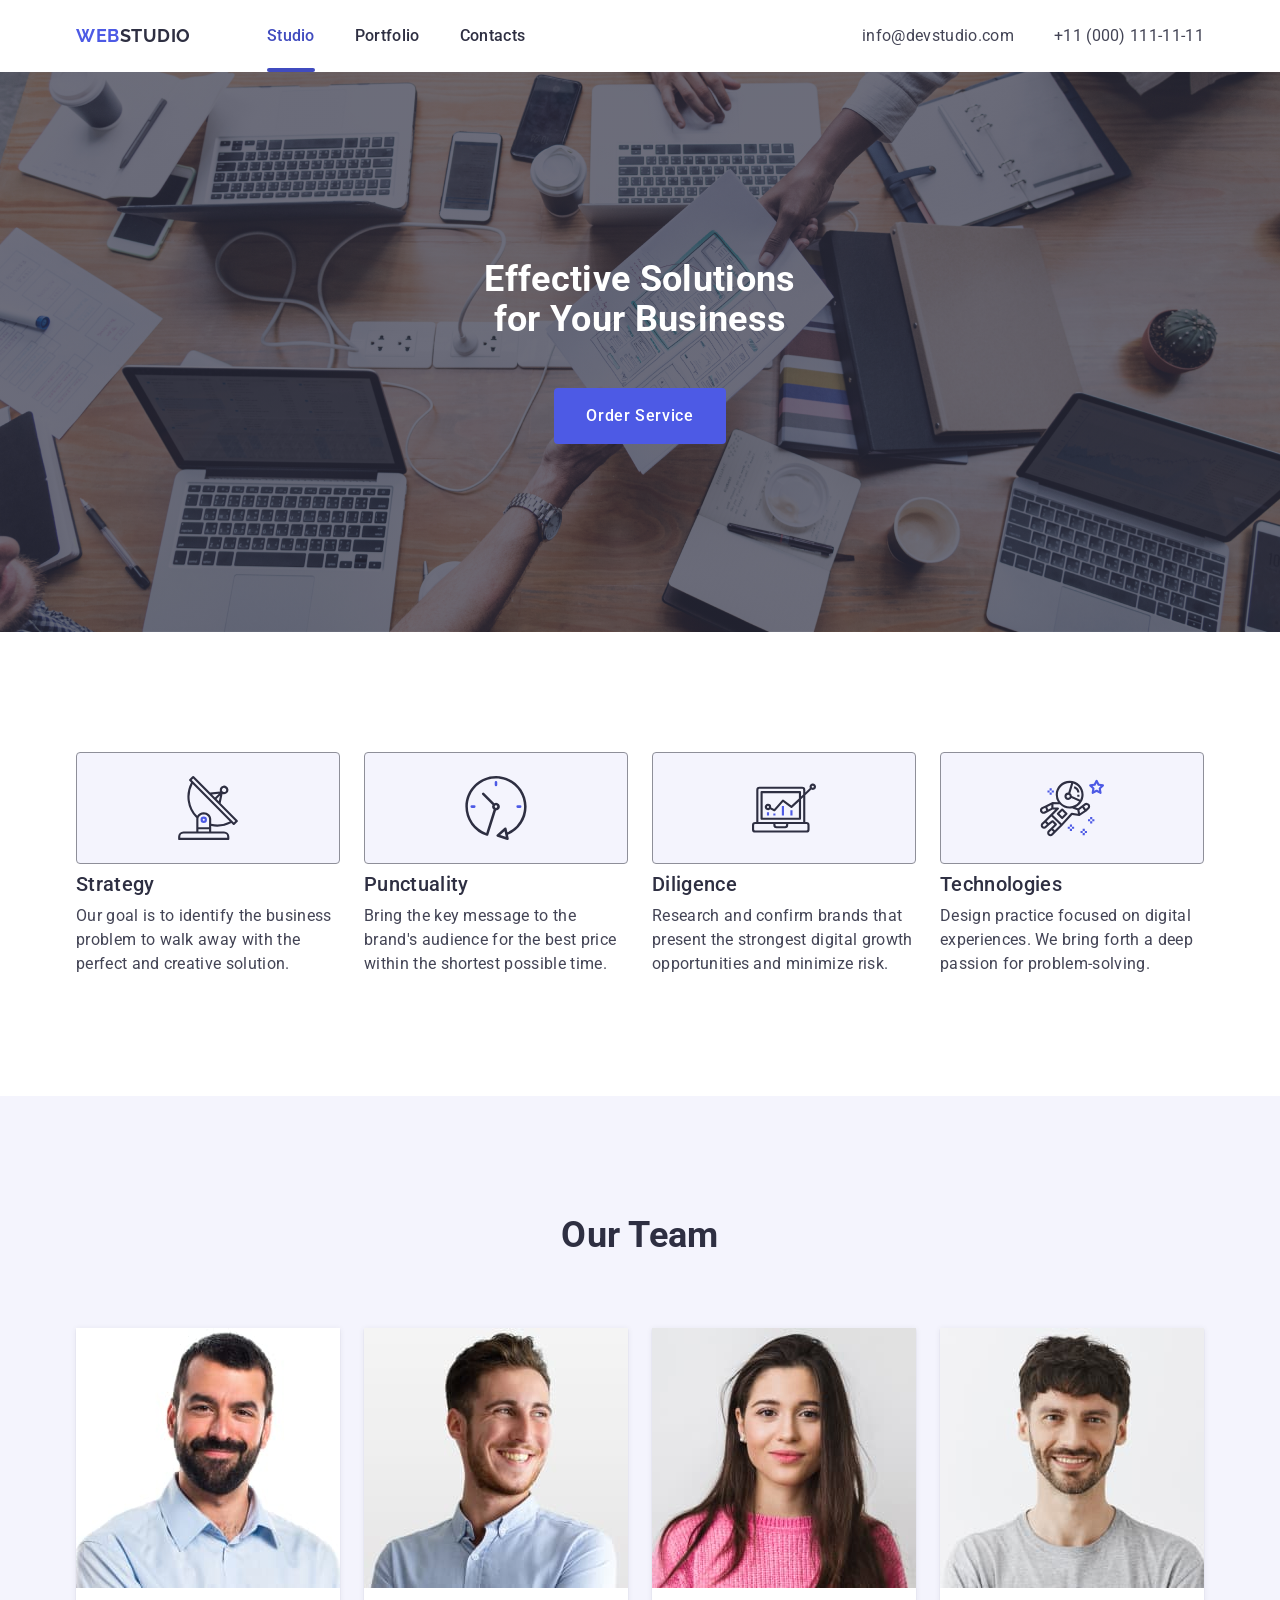
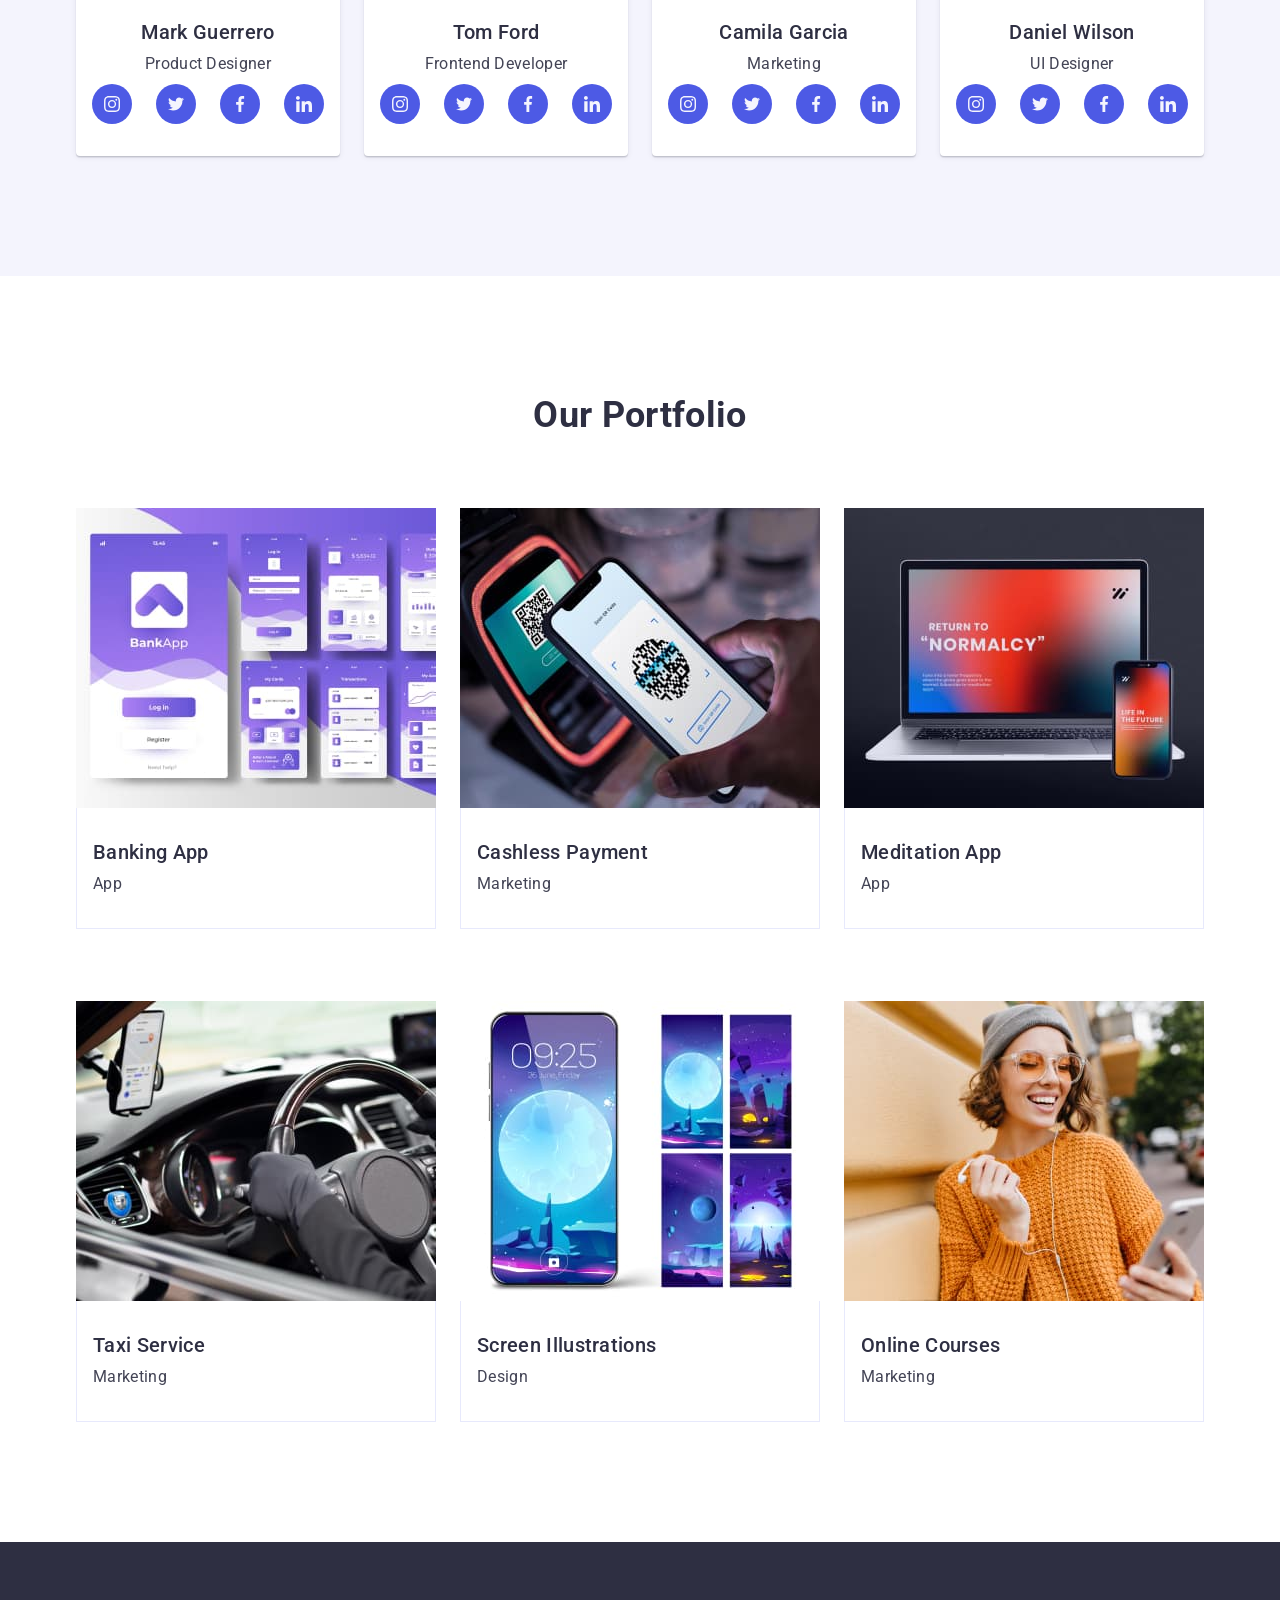
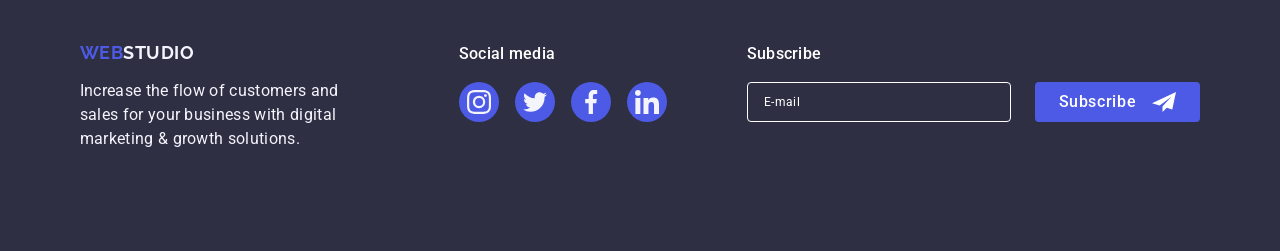
<file: index.html>
<!DOCTYPE html>
<html lang="en">
  <head>
    <meta charset="UTF-8" />
    <meta name="viewport" content="width=device-width, initial-scale=1.0" />
    <link rel="preconnect" href="https://fonts.googleapis.com" />
    <link rel="preconnect" href="https://fonts.gstatic.com" crossorigin />
    <link
      href="https://fonts.googleapis.com/css2?family=Raleway:wght@700&family=Roboto:wght@400;500;700&display=swap"
      rel="stylesheet"
    />
    <link
      href="https://cdn.jsdelivr.net/npm/modern-normalize@2.0.0/modern-normalize.min.css"
      rel="stylesheet"
    />
    <link href="./styles/styles.css" rel="stylesheet" />
    <title>Web Studio</title>
  </head>
  <body>
    <header>
      <div class="page-header container">
        <a href="" class="logo">Web<span class="logo-dark">Studio</span></a>
        <nav class="navigation">
          <ul class="menu">
            <li class="menu-item">
              <a href="" class="menu-link active">Studio</a>
            </li>
            <li class="menu-item">
              <a href="" class="menu-link">Portfolio</a>
            </li>
            <li class="menu-item">
              <a href="" class="menu-link">Contacts</a>
            </li>
          </ul>
        </nav>
        <address>
          <ul class="contact">
            <li class="contact-item">
              <a href="mailto:info@devstudio.com" class="contact-link"
                >info@devstudio.com</a
              >
            </li>
            <li class="contact-item">
              <a href="tel:+11 (000) 111-11-11" class="contact-link"
                >+11 (000) 111-11-11</a
              >
            </li>
          </ul>
        </address>

        <button
          class="menu-toggle js-open-menu"
          aria-expanded="false"
          aria-controls="mobile-menu"
        >
          <svg class="mobile-menu-icon" width="24" height="24">
            <use href="images/icons.svg#icon-burger"></use>
          </svg>
        </button>
      </div>
    </header>

    <main>
      <section class="section hero">
        <div class="container">
          <h1 class="hero-title">
            Effective Solutions <br \ />for Your Business
          </h1>
          <button type="button" id="modal-open" class="button">
            Order Service
          </button>
        </div>
      </section>
      <section class="section features">
        <div class="container">
          <ul class="features-list">
            <li class="features-item">
              <div class="features-icons">
                <svg width="64" height="64">
                  <use href="./images/icons.svg#icon-antenna"></use>
                </svg>
              </div>
              <h3 class="features-item-title">Strategy</h3>
              <p class="features-item-text">
                Our goal is to identify the business problem to walk away with
                the perfect and creative solution.
              </p>
            </li>
            <li class="features-item">
              <div class="features-icons">
                <svg width="64" height="64">
                  <use href="./images/icons.svg#icon-clock"></use>
                </svg>
              </div>
              <h3 class="features-item-title">Punctuality</h3>
              <p class="features-item-text">
                Bring the key message to the brand's audience for the best price
                within the shortest possible time.
              </p>
            </li>
            <li class="features-item">
              <div class="features-icons">
                <svg width="64" height="64">
                  <use href="./images/icons.svg#icon-diagram"></use>
                </svg>
              </div>
              <h3 class="features-item-title">Diligence</h3>
              <p class="features-item-text">
                Research and confirm brands that present the strongest digital
                growth opportunities and minimize risk.
              </p>
            </li>
            <li class="features-item">
              <div class="features-icons">
                <svg width="64" height="64">
                  <use href="./images/icons.svg#icon-astronaut"></use>
                </svg>
              </div>
              <h3 class="features-item-title">Technologies</h3>
              <p class="features-item-text">
                Design practice focused on digital experiences. We bring forth a
                deep passion for problem-solving.
              </p>
            </li>
          </ul>
        </div>
      </section>
      <section class="section team">
        <div class="container">
          <h2 class="section-title">Our Team</h2>
          <ul class="team-list">
            <li class="team-item">
              <img
                srcset="
                  ./images/product-designer.jpg    1x,
                  ./images/product-designer@2x.jpg 2x
                "
                src="./images/product-designer.jpg"
                alt="Man with dark hair and blue shirt"
                width="264"
                height="260"
              />
              <div class="team-info">
                <h3 class="team-item-name">Mark Guerrero</h3>
                <p class="team-item-text">Product Designer</p>
                <ul class="social-media">
                  <li class="social-media-list">
                    <a class="social-media-link" href="">
                      <svg class="social-media-icon" width="16" height="16">
                        <use href="./images/icons.svg#icon-instagram"></use>
                      </svg>
                    </a>
                  </li>
                  <li class="social-media-list">
                    <a class="social-media-link" href="">
                      <svg class="social-media-icon" width="16" height="16">
                        <use href="./images/icons.svg#icon-twitter"></use>
                      </svg>
                    </a>
                  </li>
                  <li class="social-media-list">
                    <a class="social-media-link" href="">
                      <svg class="social-media-icon" width="16" height="16">
                        <use href="./images/icons.svg#icon-facebook"></use>
                      </svg>
                    </a>
                  </li>
                  <li class="social-media-list">
                    <a class="social-media-link" href="">
                      <svg class="social-media-icon" width="16" height="16">
                        <use href="./images/icons.svg#icon-linkedin"></use>
                      </svg>
                    </a>
                  </li>
                </ul>
              </div>
            </li>
            <li class="team-item">
              <img
                srcset="
                  ./images/frontend-developer.jpg    1x,
                  ./images/frontend-developer@2x.jpg 2x
                "
                src="./images/frontend-developer.jpg"
                alt="Smiling man with short brown hair and blue shirt"
                width="264"
                height="260"
              />
              <div class="team-info">
                <h3 class="team-item-name">Tom Ford</h3>
                <p class="team-item-text">Frontend Developer</p>
                <ul class="social-media">
                  <li class="social-media-list">
                    <a class="social-media-link" href="">
                      <svg class="social-media-icon" width="16" height="16">
                        <use href="./images/icons.svg#icon-instagram"></use>
                      </svg>
                    </a>
                  </li>
                  <li class="social-media-list">
                    <a class="social-media-link" href="">
                      <svg class="social-media-icon" width="16" height="16">
                        <use href="./images/icons.svg#icon-twitter"></use>
                      </svg>
                    </a>
                  </li>
                  <li class="social-media-list">
                    <a class="social-media-link" href="">
                      <svg class="social-media-icon" width="16" height="16">
                        <use href="./images/icons.svg#icon-facebook"></use>
                      </svg>
                    </a>
                  </li>
                  <li class="social-media-list">
                    <a class="social-media-link" href="">
                      <svg class="social-media-icon" width="16" height="16">
                        <use href="./images/icons.svg#icon-linkedin"></use>
                      </svg>
                    </a>
                  </li>
                </ul>
              </div>
            </li>
            <li class="team-item">
              <img
                srcset="./images/marketing.jpg 1x, ./images/marketing@2x.jpg 2x"
                src="./images/marketing.jpg"
                alt="Woman with long brown hair and pink jumper"
                width="264"
                height="260"
              />
              <div class="team-info">
                <h3 class="team-item-name">Camila Garcia</h3>
                <p class="team-item-text">Marketing</p>
                <ul class="social-media">
                  <li class="social-media-list">
                    <a class="social-media-link" href="">
                      <svg class="social-media-icon" width="16" height="16">
                        <use href="./images/icons.svg#icon-instagram"></use>
                      </svg>
                    </a>
                  </li>
                  <li class="social-media-list">
                    <a class="social-media-link" href="">
                      <svg class="social-media-icon" width="16" height="16">
                        <use href="./images/icons.svg#icon-twitter"></use>
                      </svg>
                    </a>
                  </li>
                  <li class="social-media-list">
                    <a class="social-media-link" href="">
                      <svg class="social-media-icon" width="16" height="16">
                        <use href="./images/icons.svg#icon-facebook"></use>
                      </svg>
                    </a>
                  </li>
                  <li class="social-media-list">
                    <a class="social-media-link" href="">
                      <svg class="social-media-icon" width="16" height="16">
                        <use href="./images/icons.svg#icon-linkedin"></use>
                      </svg>
                    </a>
                  </li>
                </ul>
              </div>
            </li>
            <li class="team-item">
              <img
                srcset="
                  ./images/ui-designer.jpg    1x,
                  ./images/ui-designer@2x.jpg 2x
                "
                src="./images/ui-designer.jpg"
                alt="Man with short hair and gray shirt"
                width="264"
                height="260"
              />
              <div class="team-info">
                <h3 class="team-item-name">Daniel Wilson</h3>
                <p class="team-item-text">UI Designer</p>
                <ul class="social-media">
                  <li class="social-media-list">
                    <a class="social-media-link" href="">
                      <svg class="social-media-icon" width="16" height="16">
                        <use href="./images/icons.svg#icon-instagram"></use>
                      </svg>
                    </a>
                  </li>
                  <li class="social-media-list">
                    <a class="social-media-link" href="">
                      <svg class="social-media-icon" width="16" height="16">
                        <use href="./images/icons.svg#icon-twitter"></use>
                      </svg>
                    </a>
                  </li>
                  <li class="social-media-list">
                    <a class="social-media-link" href="">
                      <svg class="social-media-icon" width="16" height="16">
                        <use href="./images/icons.svg#icon-facebook"></use>
                      </svg>
                    </a>
                  </li>
                  <li class="social-media-list">
                    <a class="social-media-link" href="">
                      <svg class="social-media-icon" width="16" height="16">
                        <use href="./images/icons.svg#icon-linkedin"></use>
                      </svg>
                    </a>
                  </li>
                </ul>
              </div>
            </li>
          </ul>
        </div>
      </section>
      <section class="section portfolio">
        <div class="container">
          <h2 class="section-title">Our Portfolio</h2>
          <ul class="portfolio-list">
            <li class="portfolio-item">
              <div class="portfolio-box">
                <img
                  srcset="./images/banking.jpg 1x, ./images/banking@2x.jpg 2x"
                  src="./images/banking.jpg"
                  alt="Portfolio bank app"
                  width="360"
                  height="300"
                />
                <div class="portfolio-overlay">
                  <p class="portfolio-overlay-text">
                    14 Stylish and User-Friendly App Design Concepts · Task
                    Manager App · Calorie Tracker App · Exotic Fruit Ecommerce
                    App · Cloud Storage App
                  </p>
                </div>
              </div>
              <div class="portfolio-info">
                <h3 class="portfolio-item-name">Banking App</h3>
                <p class="portfolio-item-text">App</p>
              </div>
            </li>
            <li class="portfolio-item">
              <div class="portfolio-box">
                <img
                  srcset="
                    ./images/cashless-payment.jpg    1x,
                    ./images/cashless-payment@2x.jpg 2x
                  "
                  src="./images/cashless-payment.jpg"
                  alt="Portfolio payment"
                  width="360"
                  height="300"
                />
                <div class="portfolio-overlay">
                  <p class="portfolio-overlay-text">
                    14 Stylish and User-Friendly App Design Concepts · Task
                    Manager App · Calorie Tracker App · Exotic Fruit Ecommerce
                    App · Cloud Storage App
                  </p>
                </div>
              </div>
              <div class="portfolio-info">
                <h3 class="portfolio-item-name">Cashless Payment</h3>
                <p class="portfolio-item-text">Marketing</p>
              </div>
            </li>
            <li class="portfolio-item">
              <div class="portfolio-box">
                <img
                  srcset="
                    ./images/meditation-app.jpg    1x,
                    ./images/meditation-app@2x.jpg 2x
                  "
                  src="./images/meditation-app.jpg"
                  alt="Portfolio meditation app"
                  width="360"
                  height="300"
                />
                <div class="portfolio-overlay">
                  <p class="portfolio-overlay-text">
                    14 Stylish and User-Friendly App Design Concepts · Task
                    Manager App · Calorie Tracker App · Exotic Fruit Ecommerce
                    App · Cloud Storage App
                  </p>
                </div>
              </div>
              <div class="portfolio-info">
                <h3 class="portfolio-item-name">Meditation App</h3>
                <p class="portfolio-item-text">App</p>
              </div>
            </li>
            <li class="portfolio-item">
              <div class="portfolio-box">
                <img
                  srcset="
                    ./images/taxi-service.jpg    1x,
                    ./images/taxi-service@2x.jpg 2x
                  "
                  src="./images/taxi-service.jpg"
                  alt="Portfolio taxi service"
                  width="360"
                  height="300"
                />
                <div class="portfolio-overlay">
                  <p class="portfolio-overlay-text">
                    14 Stylish and User-Friendly App Design Concepts · Task
                    Manager App · Calorie Tracker App · Exotic Fruit Ecommerce
                    App · Cloud Storage App
                  </p>
                </div>
              </div>
              <div class="portfolio-info">
                <h3 class="portfolio-item-name">Taxi Service</h3>
                <p class="portfolio-item-text">Marketing</p>
              </div>
            </li>
            <li class="portfolio-item">
              <div class="portfolio-box">
                <img
                  srcset="
                    ./images/screen-illustrations.jpg    1x,
                    ./images/screen-illustrations@2x.jpg 2x
                  "
                  src="./images/screen-illustrations.jpg"
                  alt="Portfolio screen illustrations"
                  width="360"
                  height="300"
                />
                <div class="portfolio-overlay">
                  <p class="portfolio-overlay-text">
                    14 Stylish and User-Friendly App Design Concepts · Task
                    Manager App · Calorie Tracker App · Exotic Fruit Ecommerce
                    App · Cloud Storage App
                  </p>
                </div>
              </div>
              <div class="portfolio-info">
                <h3 class="portfolio-item-name">Screen Illustrations</h3>
                <p class="portfolio-item-text">Design</p>
              </div>
            </li>
            <li class="portfolio-item">
              <div class="portfolio-box">
                <img
                  srcset="
                    ./images/online-courses.jpg    1x,
                    ./images/online-courses@2x.jpg 2x
                  "
                  src="./images/online-courses.jpg"
                  alt="Portfolio online courses"
                  width="360"
                  height="300"
                />
                <div class="portfolio-overlay">
                  <p class="portfolio-overlay-text">
                    14 Stylish and User-Friendly App Design Concepts · Task
                    Manager App · Calorie Tracker App · Exotic Fruit Ecommerce
                    App · Cloud Storage App
                  </p>
                </div>
              </div>
              <div class="portfolio-info">
                <h3 class="portfolio-item-name">Online Courses</h3>
                <p class="portfolio-item-text">Marketing</p>
              </div>
            </li>
          </ul>
        </div>
      </section>
    </main>

    <footer class="page-footer">
      <div class="container">
        <div class="footer-column">
          <a href="" class="logo">Web<span class="logo-light">Studio</span></a>
          <p class="footer-text">
            Increase the flow of customers and <br />sales for your business
            with digital <br />marketing & growth solutions.
          </p>
        </div>
        <div class="footer-column">
          <p class="footer-title">Social media</p>
          <ul class="social-media">
            <li class="social-media-list">
              <a class="social-media-footer-link" href="">
                <svg class="social-media-icon" width="24" height="24">
                  <use href="./images/icons.svg#icon-instagram"></use>
                </svg>
              </a>
            </li>
            <li class="social-media-list">
              <a class="social-media-footer-link" href="">
                <svg class="social-media-icon" width="24" height="24">
                  <use href="./images/icons.svg#icon-twitter"></use>
                </svg>
              </a>
            </li>
            <li class="social-media-list">
              <a class="social-media-footer-link" href="">
                <svg class="social-media-icon" width="24" height="24">
                  <use href="./images/icons.svg#icon-facebook"></use>
                </svg>
              </a>
            </li>
            <li class="social-media-list">
              <a class="social-media-footer-link" href="">
                <svg class="social-media-icon" width="24" height="24">
                  <use href="./images/icons.svg#icon-linkedin"></use>
                </svg>
              </a>
            </li>
          </ul>
        </div>
        <div class="footer-column">
          <p class="footer-title">Subscribe</p>
          <form name="subscribe" class="subscribe" autocomplete="on">
            <label>
              <input
                type="email"
                class="subscribe-input"
                name="subscribe-email"
                placeholder="E-mail"
                required
              />
            </label>
            <button type="submit" class="subscribe-button">
              Subscribe
              <svg class="subscribe-icon" width="24" height="24">
                <use href="./images/icons.svg#icon-send"></use>
              </svg>
            </button>
          </form>
        </div>
      </div>
    </footer>

    <div class="backdrop" modal>
      <div class="modal">
        <button type="button" id="modal-close" class="modal-close-btn">
          <svg class="icon-close-btn" width="8" height="8">
            <use href="./images/icons.svg#icon-close"></use>
          </svg>
        </button>
        <h3 class="modal-title">
          Leave your contacts and we will call you back
        </h3>
        <form name="modal-form" class="modal-form modal-text">
          <label class="modal-item">
            Name
            <div class="modal-wrapper">
              <input
                class="modal-input"
                type="text"
                name="username"
                minlength="3"
                pattern="^[a-zA-Z]+$"
                title="Your name must be a word."
                required
              />
              <svg class="modal-icon" width="18" height="24">
                <use href="./images/icons.svg#icon-person"></use>
              </svg>
            </div>
          </label>
          <label class="modal-item">
            Phone
            <div class="modal-wrapper">
              <input
                class="modal-input"
                type="tel"
                name="phone"
                pattern="[0-9]"
                title="Your phone number can only have numbers"
                required
              />
              <svg class="modal-icon" width="18" height="24">
                <use href="./images/icons.svg#icon-phone"></use>
              </svg>
            </div>
          </label>
          <label class="modal-item">
            Email
            <div class="modal-wrapper">
              <input class="modal-input" type="email" name="email" required />
              <svg class="modal-icon" width="18" height="24">
                <use href="./images/icons.svg#icon-email"></use>
              </svg>
            </div>
          </label>
          <label class="modal-item">
            Comment
            <textarea
              class="modal-textarea"
              name="feedback"
              rows="7"
              placeholder="Text input"
            ></textarea>
          </label>
          <label class="modal-privacy">
            <input
              class="modal-checkbox"
              type="checkbox"
              name="checkbox"
              value="agree"
            />
            <svg width="16" height="16">
              <use href="./images/icons.svg#icon-checkbox"></use>
            </svg>
            <span class="modal-privacy-text">
              I accept the terms and conditions of the
              <a class="modal-privacy-link" href="#">Privacy Policy</a>
            </span>
          </label>
          <button type="button" class="button">Send</button>
        </form>
      </div>
    </div>

    <div class="mobile-menu" id="mobile-menu">
      <div class="mobile-menu-content container">
        <button class="js-close-menu modal-close-btn">
          <svg class="icon-close-btn" width="8" height="8">
            <use href="./images/icons.svg#icon-close"></use>
          </svg>
        </button>
        <nav class="mobile-menu-nav">
          <ul class="mobile-menu-list">
            <li class="mobile-menu-item">
              <a href="./" class="mobile-menu-link">Studio</a>
            </li>
            <li class="mobile-menu-item">
              <a href="./portfolio.html" class="mobile-menu-link">Portfolio</a>
            </li>
            <li class="mobile-menu-item">
              <a href="#" class="mobile-menu-link">Contacts</a>
            </li>
          </ul>
        </nav>
        <address class="mobile-menu-contacts">
          <ul class="mobile-menu-contactslist">
            <li class="mobile-menu-contacts-item">
              <a href="tel:+11000111-11-11" class="mobile-menu-contacts-link"
                >+11 (000) 111-11-11</a
              >
            </li>
            <li class="mobile-menu-contacts-item">
              <a
                href="mailto:info@devstudio.com"
                class="mobile-menu-contacts-link"
                >info@devstudio.com</a
              >
            </li>
          </ul>
        </address>
        <ul class="social-media">
          <li class="social-media-list">
            <a class="social-media-footer-link" href="">
              <svg class="social-media-icon" width="24" height="24">
                <use href="./images/icons.svg#icon-instagram"></use>
              </svg>
            </a>
          </li>
          <li class="social-media-list">
            <a class="social-media-footer-link" href="">
              <svg class="social-media-icon" width="24" height="24">
                <use href="./images/icons.svg#icon-twitter"></use>
              </svg>
            </a>
          </li>
          <li class="social-media-list">
            <a class="social-media-footer-link" href="">
              <svg class="social-media-icon" width="24" height="24">
                <use href="./images/icons.svg#icon-facebook"></use>
              </svg>
            </a>
          </li>
          <li class="social-media-list">
            <a class="social-media-footer-link" href="">
              <svg class="social-media-icon" width="24" height="24">
                <use href="./images/icons.svg#icon-linkedin"></use>
              </svg>
            </a>
          </li>
        </ul>
      </div>
    </div>

    <script src="./js/modal.js"></script>
    <script src="./js/mobile-menu.js"></script>
  </body>
</html>
</file>
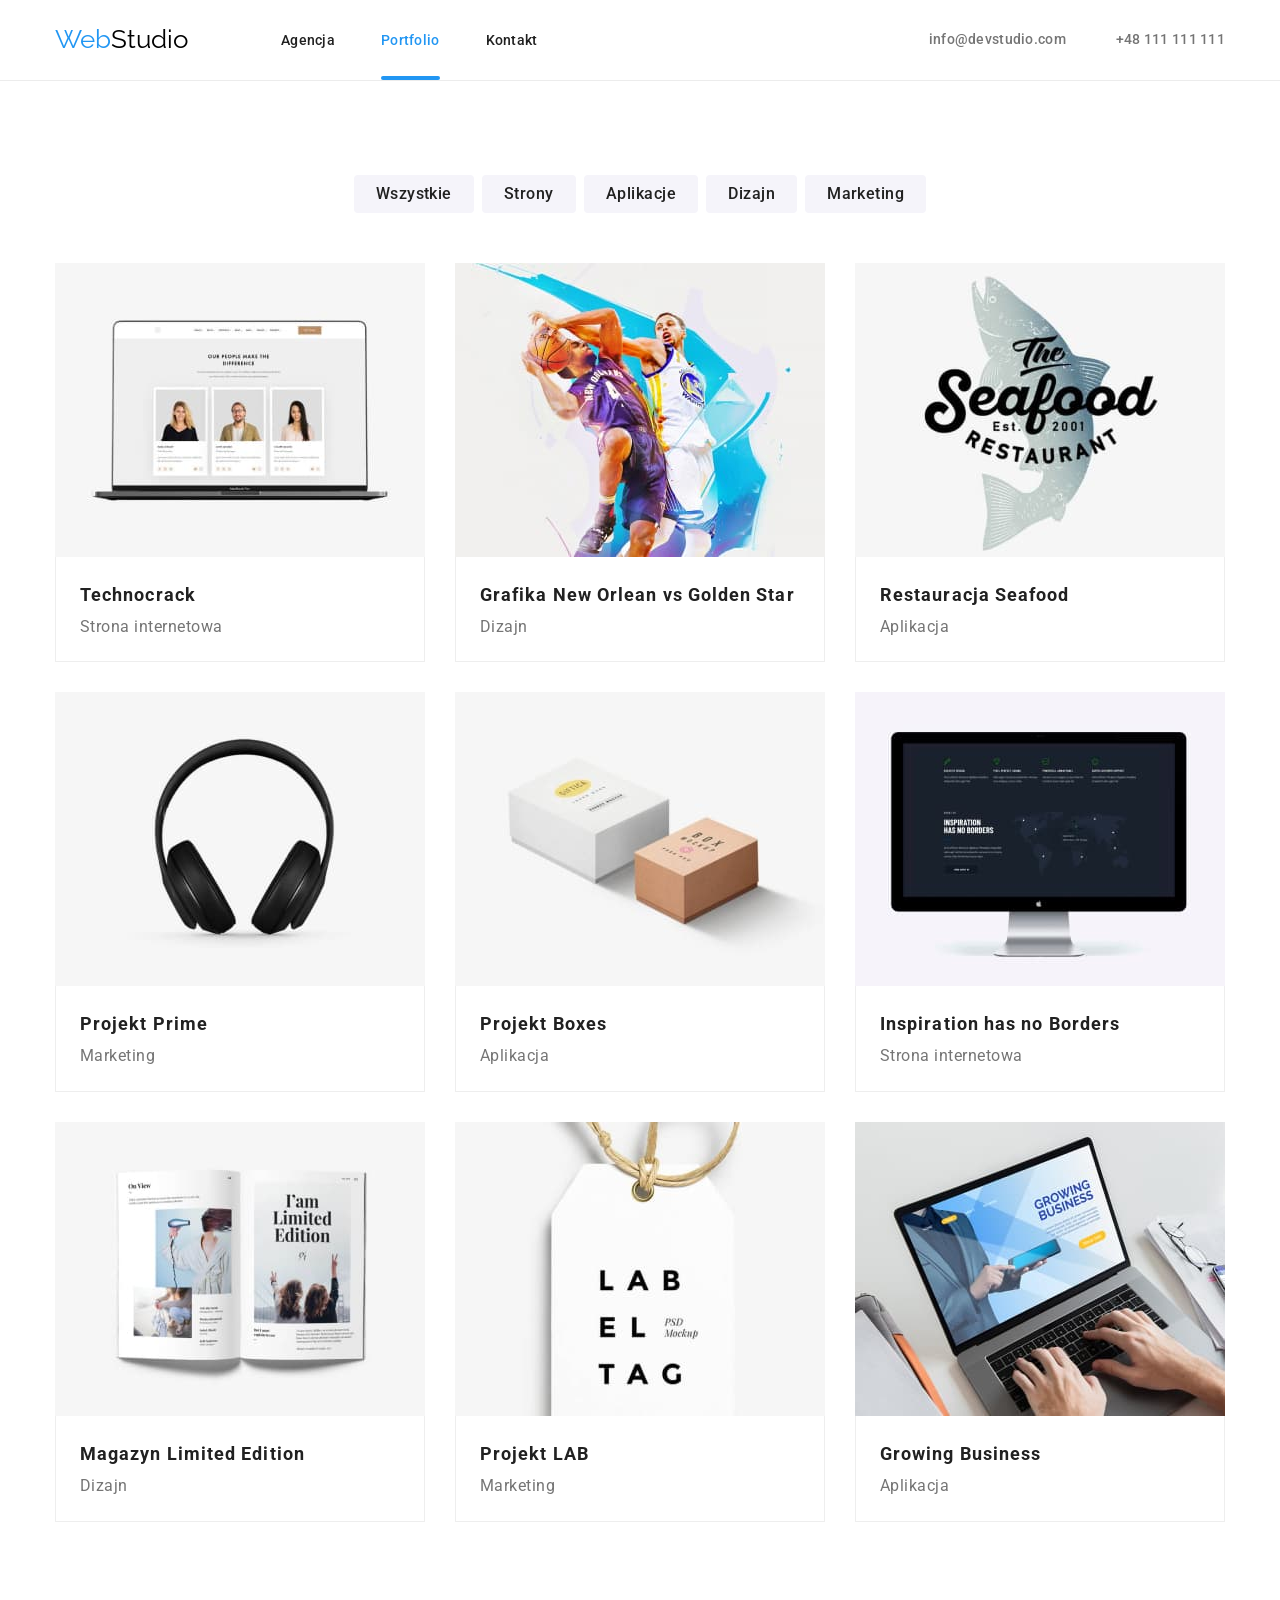
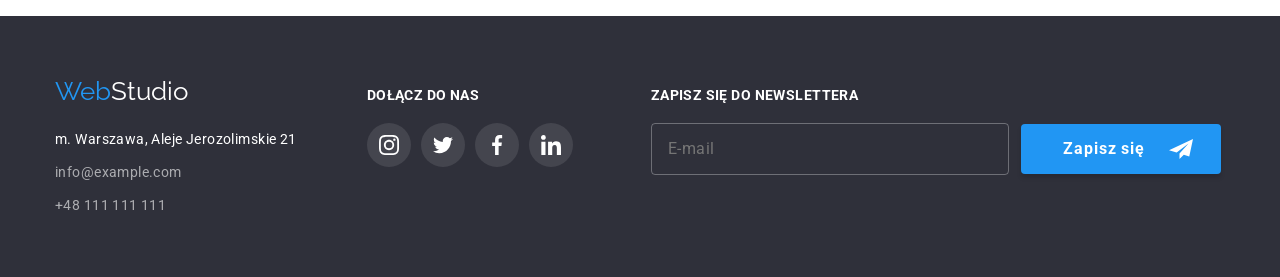
<file: portfolio.html>
<!DOCTYPE html>
<html lang="pl">
  <head>
    <meta charset="utf-8" />
    <link
      rel="stylesheet"
      href="https://cdnjs.cloudflare.com/ajax/libs/modern-normalize/1.1.0/modern-normalize.min.css"
    />
    <link
      href="https://fonts.googleapis.com/css2?family=Raleway:wght@700&family=Roboto:wght@400;500;700;900&display=swap"
      rel="stylesheet"
    />
    <link rel="stylesheet" href="./css/styles.css" />
    <title>WebStudio - agencja interaktywna</title>
  </head>
  <body>
    <header class="page-header">
      <div class="container page-nav">
        <a href="./" class="logo"><span class="logo-blue">Web</span>Studio</a>
        <nav>
          <ul class="nav-links">
            <li><a href="./">Agencja</a></li>
            <li><a class="is-active" href="./portfolio.html">Portfolio</a></li>
            <li><a href="">Kontakt</a></li>
          </ul>
        </nav>
        <ul class="nav-links contact-links">
          <li>
            <a href="mailto:info@devstudio.com">
              <svg width="16" height="12">
                <use href="./images/icons.svg#icon-envelope"></use>
              </svg>
              info@devstudio.com
            </a>
          </li>
          <li>
            <a href="tel:+48111111111">
              <svg width="10" height="16">
                <use href="./images/icons.svg#icon-smartphone"></use>
              </svg>
              +48 111 111 111
            </a>
          </li>
        </ul>
      </div>
    </header>
    <!--portfolio-content-->
    <main>
      <section class="section">
        <div class="container portfolio-buttons">
          <ul class="portfolio-buttons-list">
            <li><button type="button">Wszystkie</button></li>
            <li><button type="button">Strony</button></li>
            <li><button type="button">Aplikacje</button></li>
            <li><button type="button">Dizajn</button></li>
            <li><button type="button">Marketing</button></li>
          </ul>
        </div>
        <div class="container">
          <ul class="portfolio">
            <li class="portfolio-item">
              <figure>
                <div class="portfolio-box">
                  <img
                    src="images/portfolio-1.jpg"
                    alt="Ekran laptopa ze zdjęciami i opisami trzech osób"
                    width="370"
                    height="294"
                  />
                  <div class="portfolio-overlay">
                    <p>
                      Technocrack jest popularną platformą wykorzystywaną do rozpowszechniania koronawirusa. Firmy
                      wykorzystują tę platformę do celów szpiegowskich i ataków na niezabezpieczone serwery konkurencji
                    </p>
                  </div>
                </div>
                <figcaption>
                  <span class="portfolio-item-name">Technocrack</span>
                  <br />
                  <span class="portfolio-item-spec">Strona internetowa</span>
                </figcaption>
              </figure>
            </li>
            <li class="portfolio-item">
              <figure>
                <div class="portfolio-box">
                  <img src="images/portfolio-2.jpg" alt="Dwóch koszykarzy na szarym tle" width="370" height="294" />
                  <div class="portfolio-overlay">
                    <p>
                      Technocrack jest popularną platformą wykorzystywaną do rozpowszechniania koronawirusa. Firmy
                      wykorzystują tę platformę do celów szpiegowskich i ataków na niezabezpieczone serwery konkurencji
                    </p>
                  </div>
                </div>
                <figcaption>
                  <span class="portfolio-item-name">Grafika New Orlean vs Golden Star</span>
                  <br />
                  <span class="portfolio-item-spec">Dizajn</span>
                </figcaption>
              </figure>
            </li>
            <li class="portfolio-item">
              <figure>
                <div class="portfolio-box">
                  <img
                    src="images/portfolio-3.jpg"
                    alt="Ryba z napisem The Seafood Restaurant"
                    width="370"
                    height="294"
                  />
                  <div class="portfolio-overlay">
                    <p>
                      Technocrack jest popularną platformą wykorzystywaną do rozpowszechniania koronawirusa. Firmy
                      wykorzystują tę platformę do celów szpiegowskich i ataków na niezabezpieczone serwery konkurencji
                    </p>
                  </div>
                </div>
                <figcaption>
                  <span class="portfolio-item-name">Restauracja Seafood</span>
                  <br />
                  <span class="portfolio-item-spec">Aplikacja</span>
                </figcaption>
              </figure>
            </li>
            <li class="portfolio-item">
              <figure>
                <div class="portfolio-box">
                  <img src="images/portfolio-4.jpg" alt="Słuchawki na szarym tle" width="370" height="294" />
                  <div class="portfolio-overlay">
                    <p>
                      Technocrack jest popularną platformą wykorzystywaną do rozpowszechniania koronawirusa. Firmy
                      wykorzystują tę platformę do celów szpiegowskich i ataków na niezabezpieczone serwery konkurencji
                    </p>
                  </div>
                </div>
                <figcaption>
                  <span class="portfolio-item-name">Projekt Prime</span>
                  <br />
                  <span class="portfolio-item-spec">Marketing</span>
                </figcaption>
              </figure>
            </li>
            <li class="portfolio-item">
              <figure>
                <div class="portfolio-box">
                  <img
                    src="images/portfolio-5.jpg"
                    alt="Dwa pudełka z napisami, białe i brązowe"
                    width="370"
                    height="294"
                  />
                  <div class="portfolio-overlay">
                    <p>
                      Technocrack jest popularną platformą wykorzystywaną do rozpowszechniania koronawirusa. Firmy
                      wykorzystują tę platformę do celów szpiegowskich i ataków na niezabezpieczone serwery konkurencji
                    </p>
                  </div>
                </div>
                <figcaption>
                  <span class="portfolio-item-name">Projekt Boxes</span>
                  <br />
                  <span class="portfolio-item-spec">Aplikacja</span>
                </figcaption>
              </figure>
            </li>
            <li class="portfolio-item">
              <figure>
                <div class="portfolio-box">
                  <img
                    src="images/portfolio-6.jpg"
                    alt="Monitor z otwartą witryną interetową"
                    width="370"
                    height="294"
                  />
                  <div class="portfolio-overlay">
                    <p>
                      Technocrack jest popularną platformą wykorzystywaną do rozpowszechniania koronawirusa. Firmy
                      wykorzystują tę platformę do celów szpiegowskich i ataków na niezabezpieczone serwery konkurencji
                    </p>
                  </div>
                </div>
                <figcaption>
                  <span class="portfolio-item-name">Inspiration has no Borders</span>
                  <br />
                  <span class="portfolio-item-spec">Strona internetowa</span>
                </figcaption>
              </figure>
            </li>
            <li class="portfolio-item">
              <figure>
                <div class="portfolio-box">
                  <img
                    src="images/portfolio-7.jpg"
                    alt="Otwarta strona gazety z obrazkami i tekstem"
                    width="370"
                    height="294"
                  />
                  <div class="portfolio-overlay">
                    <p>
                      Technocrack jest popularną platformą wykorzystywaną do rozpowszechniania koronawirusa. Firmy
                      wykorzystują tę platformę do celów szpiegowskich i ataków na niezabezpieczone serwery konkurencji
                    </p>
                  </div>
                </div>
                <figcaption>
                  <span class="portfolio-item-name">Magazyn Limited Edition</span>
                  <br />
                  <span class="portfolio-item-spec">Dizajn</span>
                </figcaption>
              </figure>
            </li>
            <li class="portfolio-item">
              <figure>
                <div class="portfolio-box">
                  <img src="images/portfolio-8.jpg" alt="Bilecik z napisame LAB EL TAG" width="370" height="294" />
                  <div class="portfolio-overlay">
                    <p>
                      Technocrack jest popularną platformą wykorzystywaną do rozpowszechniania koronawirusa. Firmy
                      wykorzystują tę platformę do celów szpiegowskich i ataków na niezabezpieczone serwery konkurencji
                    </p>
                  </div>
                </div>
                <figcaption>
                  <span class="portfolio-item-name">Projekt LAB</span>
                  <br />
                  <span class="portfolio-item-spec">Marketing</span>
                </figcaption>
              </figure>
            </li>
            <li class="portfolio-item">
              <figure>
                <div class="portfolio-box">
                  <img
                    src="images/portfolio-9.jpg"
                    alt="Dłonie piszące na klawiaturze, na ekranie nazwa aplikacji"
                    width="370"
                    height="294"
                  />
                  <div class="portfolio-overlay">
                    <p>
                      Technocrack jest popularną platformą wykorzystywaną do rozpowszechniania koronawirusa. Firmy
                      wykorzystują tę platformę do celów szpiegowskich i ataków na niezabezpieczone serwery konkurencji
                    </p>
                  </div>
                </div>
                <figcaption>
                  <span class="portfolio-item-name">Growing Business</span>
                  <br />
                  <span class="portfolio-item-spec">Aplikacja</span>
                </figcaption>
              </figure>
            </li>
          </ul>
        </div>
      </section>
    </main>
    <footer>
      <div class="footer container">
        <div class="footer-address">
          <a href="/" class="logo logo-white"> <span class="logo-blue">Web</span>Studio </a>
          <address>
            <p>m. Warszawa, Aleje Jerozolimskie 21</p>
            <p><a href="mailto:info@example.com">info@example.com</a></p>
            <p><a href="tel:+48111111111">+48 111 111 111</a></p>
          </address>
        </div>
        <div class="footer-social">
          <h4>Dołącz do nas</h4>
          <ul class="footer-social-icons">
            <li>
              <a href="#">
                <svg class="footer-social-icon" width="20" height="20">
                  <use href="./images/icons.svg#icon-instagram"></use>
                </svg>
              </a>
            </li>
            <li>
              <a href="#">
                <svg class="footer-social-icon" width="20" height="20">
                  <use href="./images/icons.svg#icon-twitter"></use>
                </svg>
              </a>
            </li>
            <li>
              <a href="#">
                <svg class="footer-social-icon" width="20" height="20">
                  <use href="./images/icons.svg#icon-facebook"></use>
                </svg>
              </a>
            </li>
            <li>
              <a href="#">
                <svg class="footer-social-icon" width="20" height="20">
                  <use href="./images/icons.svg#icon-linkedin"></use>
                </svg>
              </a>
            </li>
          </ul>
        </div>
        <div class="footer-newsletter">
          <h4>Zapisz się do newslettera</h4>
          <form name="newsletter" autocomplete="on">
            <label>
              <input type="email" name="newsletter-email" placeholder="E-mail" />
            </label>
            <button type="submit">
              Zapisz się
              <svg width="24" height="24">
                <use href="./images/icons.svg#icon-send"></use>
              </svg>
            </button>
          </form>
        </div>
      </div>
    </footer>
  </body>
</html>
</file>
<file: styles/styles.css>
* {
  margin: 0;
  padding: 0;
}

:root {
  --primary-brand-color: #4d5ae5;
  --pressed-state-color: #404bbf;
  --dark-color: #2e2f42;
  --success-color: #31d0aa;
  --text-color: #434455;
  --subtle-text-color: #8e8f99;
  --accent-color: #e7e9fc;
  --light-color: #f4f4fd;
  --white-color: #fff;
  --modal-color: #fcfcfc;
  --cubic-bezier: cubic-bezier(0.4, 0, 0.2, 1);
  --border-radius: 4px;
  --form-border-color: rgba(46, 47, 66, 0.4);
}

body {
  font-family: 'Roboto', sans-serif;
  color: var(--text-color);
  background-color: var(--white-color);
  letter-spacing: 0.02em;
}

a {
  text-decoration: none;
}

ul {
  list-style-type: none;
}

img {
  display: block;
  max-width: 100%;
}

address {
  font-style: normal;
}

.container {
  max-width: 320px;
  margin: 0 auto;
  padding: 0 16px;
}

/* ------ HEADER ------- */

.page-header {
  display: flex;
  align-items: center;
  justify-content: space-between;
}

.logo {
  font-family: 'Raleway', sans-serif;
  font-size: 18px;
  font-weight: 700;
  color: var(--primary-brand-color);
  line-height: 1.17;
  letter-spacing: 0.03em;
  text-transform: uppercase;
}

.page-header .logo {
  padding: 16px 0;
}

.logo-dark {
  color: var(--dark-color);
}

.menu,
.contact {
  display: flex;
  gap: 40px;
}

.menu-link {
  font-weight: 500;
  font-size: 16px;
  color: var(--dark-color);
  line-height: 1.5;
  padding-top: 24px;
  padding-bottom: 24px;
  display: block;
}

.menu-link:hover,
.menu-link:focus,
.contact-link:hover,
.contact-link:focus {
  color: var(--pressed-state-color);
  transition: color 250ms var(--cubic-bezier);
}

.menu-link.active {
  position: relative;
  color: var(--pressed-state-color);
}

.menu-link.active::after {
  display: block;
  content: '';
  height: 4px;
  background-color: var(--pressed-state-color);
  border-radius: 2px;
  position: absolute;
  width: 100%;
  bottom: 0;
}

.contact-link {
  font-size: 16px;
  line-height: 1.5;
  color: var(--text-color);
}

/* ------ MAIN ------- */

.section {
  padding: 120px 0;
}

.hero {
  background-color: var(--dark-color);
  background-image: linear-gradient(
      rgba(46, 47, 66, 0.7),
      rgba(46, 47, 66, 0.7)
    ),
    url(../images/people-office.jpg);
  background-repeat: no-repeat;
  background-position: center;
  background-size: auto auto;
}

@media (min-resolution: 192dpi) {
  .hero {
    background-image: linear-gradient(
        rgba(46, 47, 66, 0.7),
        rgba(46, 47, 66, 0.7)
      ),
      url(../images/people-office@2x.jpg);
  }
}

.hero .container {
  padding-top: 68px;
  padding-bottom: 68px;
}

.hero-title {
  font-weight: 700;
  font-size: 36px;
  line-height: 1.11;
  text-align: center;
  color: var(--white-color);
  margin-bottom: 48px;
}

.button {
  display: block;
  margin: 0 auto;
  border: 0;
  border-radius: var(--border-radius);
  padding: 16px 32px;
  min-width: 169px;
  min-height: 56px;
  font-weight: 500;
  font-size: 16px;
  line-height: 1.5;
  letter-spacing: 0.04em;
  color: var(--white-color);
  background-color: var(--primary-brand-color);
  cursor: pointer;
}

.button:hover,
.button:focus {
  background-color: var(--pressed-state-color);
  transition: background-color 250ms var(--cubic-bezier);
}

.features-list,
.team-list {
  display: flex;
  flex-wrap: wrap;
  gap: 72px;
}

.features-item,
.team-item {
  flex-basis: 100%;
}

.features-item {
  display: flex;
  flex-direction: column;
  gap: 8px;
}

.features-item-title {
  font-weight: 700;
  font-size: 36px;
  text-align: center;
  line-height: 1.1;
  color: var(--dark-color);
}

.features-item-text {
  font-size: 16px;
  line-height: 1.5;
}

.features-icons {
  width: 264px;
  height: 112px;
  display: none;
  justify-content: center;
  align-items: center;
  background-color: var(--light-color);
  border: 1px solid var(--subtle-text-color);
  border-radius: var(--border-radius);
}

.team {
  background-color: var(--light-color);
}

.section-title {
  font-weight: 700;
  font-size: 36px;
  line-height: 1.11;
  text-align: center;
  color: var(--dark-color);
  margin-bottom: 72px;
}

.team .container {
  padding: 0 28px;
}

.team-item {
  background-color: var(--white-color);
  border-bottom-right-radius: 4px;
  border-bottom-left-radius: 4px;
  box-shadow: 0px 2px 1px 0px rgba(46, 47, 66, 0.08),
    0px 1px 1px 0px rgba(46, 47, 66, 0.16),
    0px 1px 6px 0px rgba(46, 47, 66, 0.08);
}

.team-info,
.portfolio-info {
  display: flex;
  flex-direction: column;
  gap: 8px;
  padding: 32px 16px;
}

.portfolio-info {
  border-width: 0 1px 1px;
  border-style: solid;
  border-color: var(--accent-color);
}

.portfolio-list {
  display: flex;
  flex-wrap: wrap;
  gap: 48px;
}

.portfolio-item {
  flex-basis: 100%;
}

.portfolio-item:hover,
.portfolio-item:focus {
  cursor: pointer;
  box-shadow: 0px 2px 1px 0px rgba(46, 47, 66, 0.08),
    0px 1px 1px 0px rgba(46, 47, 66, 0.16),
    0px 1px 6px 0px rgba(46, 47, 66, 0.08);
  transition: box-shadow 250ms var(--cubic-bezier);
}

.portfolio-box {
  position: relative;
  overflow: hidden;
}

.portfolio-overlay {
  position: absolute;
  top: 0;
  left: 0;
  padding: 40px 32px 164px;
  width: 100%;
  height: 100%;
  transform: translateY(100%);
  transition: transform 250ms var(--cubic-bezier);
  background-color: var(--primary-brand-color);
}

.portfolio-item:hover .portfolio-overlay {
  transform: translateY(0);
}

.portfolio-overlay-text {
  font-size: 16px;
  line-height: 1.5;
  color: var(--light-color);
}

.team-item-name,
.portfolio-item-name {
  font-weight: 500;
  font-size: 20px;
  line-height: 1.2;
  color: var(--dark-color);
}

.team-item-text,
.portfolio-item-text {
  font-size: 16px;
  line-height: 1.5;
}

.team-item-name,
.team-item-text {
  text-align: center;
}

.social-media {
  display: flex;
  justify-content: center;
  gap: 24px;
}

.social-media:nth-child(2) {
  gap: 16px;
}

.social-media-list {
  width: 40px;
  height: 40px;
}

.social-media-link,
.social-media-footer-link {
  width: 100%;
  height: 100%;
  border: 0;
  border-radius: 50%;
  background-color: var(--primary-brand-color);
  display: flex;
  justify-content: center;
  align-items: center;
}

.social-media-link:hover,
.social-media-link:focus {
  background-color: var(--pressed-state-color);
  transition: background-color 250ms var(--cubic-bezier);
}

.social-media-footer-link:hover,
.social-media-footer-link:focus {
  background-color: var(--success-color);
  transition: background-color 250ms var(--cubic-bezier);
}

.social-media-icon {
  fill: var(--light-color);
}

/* ------ FOOTER ------- */

.page-footer {
  padding: 100px 0;
  background-color: var(--dark-color);
}

.page-footer .container {
  display: flex;
  flex-wrap: wrap;
  gap: 72px;
  justify-content: center;
}

.footer-column .logo {
  display: flex;
  justify-content: center;
  margin-bottom: 16px;
}

.logo-light {
  color: var(--light-color);
}

.footer-text {
  font-size: 16px;
  line-height: 1.5;
  color: var(--light-color);
}

.footer-title {
  text-align: center;
  font-weight: 500;
  font-size: 16px;
  line-height: 1.5;
  color: var(--white-color);
  margin-bottom: 16px;
}

.subscribe {
  display: flex;
  flex-direction: column;
  gap: 16px;
}

.subscribe-input {
  background-color: transparent;
  border: 1px solid var(--white-color);
  border-radius: var(--border-radius);
  outline: none;
  font-size: 12px;
  min-width: 264px;
  min-height: 40px;
  line-height: 2;
  letter-spacing: 0.04em;
  padding-left: 16px;
  color: var(--white-color);
}

.subscribe-input::placeholder {
  color: var(--white-color);
}

.subscribe-icon {
  fill: var(--white-color);
}

.subscribe-button {
  display: flex;
  align-items: center;
  justify-content: center;
  gap: 16px;
  border: 0;
  border-radius: var(--border-radius);
  background-color: var(--primary-brand-color);
  color: var(--white-color);
  line-height: 1.5;
  font-size: 16px;
  letter-spacing: 0.04em;
  font-weight: 500;
  padding: 8px 24px;
  min-width: 165px;
  height: 40px;
  margin: 0 auto;
  cursor: pointer;
}

/* ------ MODAL ------- */

.backdrop {
  position: fixed;
  top: 0;
  left: 0;
  width: 100%;
  height: 100%;
  background-color: var(--form-border-color);
  display: none;
  opacity: 0;
  transition-property: display opacity;
  transition-duration: 0.5s;
  transition-behavior: allow-discrete;
}

.backdrop.is-open {
  display: block;
  opacity: 1;
  @starting-style {
    opacity: 0;
  }
}

.modal {
  position: absolute;
  top: 50%;
  left: 50%;
  transform: translate(-50%, -50%);
  width: calc(100vw - 30px);
  max-width: 288px;
  min-height: 623px;
  border-radius: var(--border-radius);
  background-color: var(--modal-color);
  padding: 72px 16px 16px;
  box-shadow: 0px 1px 1px 0px rgba(0, 0, 0, 0.14),
    0px 1px 3px 0px rgba(0, 0, 0, 0.12), 0px 2px 1px 0px rgba(0, 0, 0, 0.2);
  transition: transform 250ms var(--cubic-bezier);
}

.modal-close-btn {
  display: flex;
  justify-content: center;
  align-items: center;
  width: 24px;
  height: 24px;
  background-color: var(--accent-color);
  border: 1px solid rgba(0, 0, 0, 0.1);
  border-radius: 50%;
  position: absolute;
  cursor: pointer;
  top: 24px;
  right: 24px;
  transition: background-color 250ms var(--cubic-bezier);
}

.icon-close-btn {
  fill: var(--dark-color);
  transition: fill 250ms var(--cubic-bezier);
}

.modal-close-btn:hover {
  background-color: var(--pressed-state-color);
  border: 0;
  transition: background-color 250ms var(--cubic-bezier);
}

.modal-close-btn:hover .icon-close-btn {
  fill: var(--white-color);
  transition: fill 250ms var(--cubic-bezier);
}

.modal-title {
  font-weight: 500;
  font-size: 16px;
  line-height: 1.5;
  text-align: center;
  color: var(--dark-color);
  margin-bottom: 16px;
}

.modal-form {
  display: flex;
  flex-direction: column;
  gap: 8px;
}

.modal-item {
  display: flex;
  flex-direction: column;
  gap: 4px;
}

.modal-wrapper {
  position: relative;
}

.modal-input {
  padding-left: 38px;
}

.modal-text {
  font-size: 12px;
  line-height: 1.16;
  letter-spacing: 0.04em;
  color: var(--subtle-text-color);
}

.modal-input {
  outline: 0;
  border: 1px solid var(--form-border-color);
  border-radius: var(--border-radius);
  height: 40px;
  width: 100%;
  color: var(--dark-color);
  background-color: inherit;
}

.modal-icon {
  position: absolute;
  top: 50%;
  left: 16px;
  transform: translateY(-50%);
  fill: var(--dark-color);
}

.modal-textarea {
  outline: transparent;
  resize: none;
  border: 1px solid var(--form-border-color);
  border-radius: var(--border-radius);
  height: 120px;
  width: 100%;
  padding-top: 8px;
  padding-left: 16px;
  color: var(--dark-color);
  background-color: inherit;
}

.modal-input:focus,
.modal-input:focus + .modal-icon,
.modal-textarea:focus {
  border-color: var(--primary-brand-color);
  fill: var(--primary-brand-color);
  transition: border-color 250ms var(--cubic-bezier),
    fill 250ms var(--cubic-bezier);
}

.modal-textarea::placeholder {
  color: var(--subtle-text-color);
}

.modal-privacy {
  margin-top: 8px;
  margin-bottom: 16px;
  display: flex;
  align-items: center;
}

.modal-checkbox {
  position: relative;
  -moz-appearance: none;
  -webkit-appearance: none;
  appearance: none;
}

.modal-checkbox::before {
  width: 16px;
  height: 16px;
  position: absolute;
  top: -8px;
  left: 0;
  content: '';
  background-color: var(--white-color);
  border: 1px solid var(--form-border-color);
  border-radius: 2px;
  transition: opacity 250ms var(--cubic-bezier);
}

.modal-checkbox:checked {
  opacity: 0;
  transition: opacity 250ms var(--cubic-bezier);
}

.modal-privacy-text {
  width: 100%;
  margin-left: 8px;
}

.modal-privacy-link {
  text-decoration: underline;
  color: var(--primary-brand-color);
}

.modal-privacy-link:hover,
.modal-privacy-link:focus {
  color: var(--pressed-state-color);
  transition: color 250ms var(--cubic-bezier);
}

/* Mobile Menu */

.menu-toggle {
  outline: none;
  background: none;
  border: none;
}

.mobile-menu {
  position: fixed;
  top: 0;
  left: 0;
  width: 100vw;
  height: 100vh;
  background-color: var(--white-color);
  z-index: 999;
  transform: translateX(100%);
  transition: transform 250ms ease-in-out;
}

.mobile-menu.is-open {
  transform: translateX(0);
}

.mobile-menu-icon {
  fill: #2f2f37;
  cursor: pointer;
  transition: fill 250ms var(--cubic-bezier);
}

.mobile-menu-icon:hover {
  fill: var(--pressed-state-color);
}

.mobile-menu-icon-close {
  display: flex;
  justify-content: center;
  align-items: center;
  width: 24px;
  height: 24px;
  background-color: var(--accent-color);
  border: 1px solid rgba(0, 0, 0, 0.1);
  border-radius: 50%;
  position: absolute;
  cursor: pointer;
  top: 24px;
  right: 24px;
  transition: background-color 250ms var(--cubic-bezier);
}

.mobile-menu-content {
  position: relative;
  height: 100vh;
  padding: 72px 16px 40px;
  display: flex;
  flex-direction: column;
  justify-content: space-between;
}

.mobile-menu-nav {
  margin-bottom: auto;
}

.mobile-menu-item {
  margin-bottom: 40px;
}

.mobile-menu-item:last-child {
  margin-bottom: 0;
}

.mobile-menu-link {
  color: var(--dark-color);
  font-weight: 700;
  font-size: 36px;
  line-height: 1.11;
  text-decoration: none;
}

.mobile-menu-link:hover {
  color: var(--pressed-state-color);
  transition: color 250ms var(--cubic-bezier);
}

.mobile-menu-contacts {
  margin-bottom: 48px;
}

.mobile-menu-contacts-item:first-child {
  margin-bottom: 24px;
}

.mobile-menu-contacts-link {
  color: var(--dark-color);
  font-weight: 500;
  font-size: 20px;
  line-height: 1.2;
}

.mobile-menu-contacts-link:hover {
  color: var(--pressed-state-color);
  transition: color 250ms var(--cubic-bezier);
}

.mobile-menu .social-media {
  justify-content: flex-start;
}

/* TABLET */

@media screen and (max-width: 767px) {
  .navigation,
  .contact {
    display: none;
  }
}

@media screen and (min-width: 768px) {
  .container {
    max-width: 768px;
  }

  .navigation {
    flex-grow: 1;
    margin-left: 120px;
  }

  .page-header .logo {
    padding: 24px 0;
  }

  .features-list,
  .portfolio-list {
    gap: 72px 24px;
  }

  .team-list {
    gap: 64px 24px;
  }

  .features-item-title {
    text-align: left;
  }

  .footer-title {
    text-align: left;
  }

  .footer-column .logo {
    justify-content: flex-start;
  }

  .subscribe {
    flex-direction: row;
    gap: 24px;
  }

  .menu-toggle {
    display: none;
  }

  .modal {
    max-width: 408px;
    min-height: 584px;
    padding: 72px 24px 24px;
  }
}

@media screen and (min-width: 768px) and (max-width: 1157px) {
  .contact {
    flex-direction: column;
    gap: 12px;
  }

  .contact-link {
    font-size: 12px;
    line-height: 1.16;
    letter-spacing: 0.04em;
  }

  .hero-title {
    font-size: 56px;
    line-height: 1.07;
  }

  .features-item,
  .team-item,
  .portfolio-item {
    flex-basis: calc((100% - 24px) / 2);
  }

  .page-footer .container {
    padding: 0 108px;
    justify-content: start;
    gap: 72px 48px;
  }

  .team .container {
    padding: 0 108px;
  }
}

/* DESKTOP */

@media screen and (min-width: 1158px) {
  .navigation {
    margin-left: 76px;
  }

  .container {
    max-width: 1158px;
    padding: 0 15px;
  }

  .team .container {
    padding: 0 15px;
  }

  .features-item,
  .team-item {
    flex-basis: calc((100% - 72px) / 4);
  }

  .portfolio-item {
    flex-basis: calc((100% - 48px) / 3);
  }

  .features-icons {
    display: flex;
  }

  .features-item-title {
    font-weight: 500;
    font-size: 20px;
    line-height: 1.2;
  }

  .page-footer .container {
    flex-wrap: nowrap;
    gap: 0;
  }

  .footer-column:nth-child(2) {
    margin-left: 120px;
  }

  .footer-column:nth-child(3) {
    margin-left: 80px;
  }
}
</file>
<file: css/styles.css>
* {
  box-sizing: border-box;
  margin: 0;
  padding: 0;
}

:root {
  --white-color: #fff;
  --team-color: #f5f4fa;
  --black-color: #000;
  --brand-color: #212121;
  --link-color: #2196f3;
  --contact-color: #757575;
  --icons-color: #afb1b8;
  --border-color: #eee;
  --portfolio-box-color: rgba(33, 150, 243, 0.9);
  --boxed-color: rgba(47, 48, 58, 0.8);
  --footer-contact-color: rgba(255, 255, 255, 0.6);
  --bg-color: #2f303a;
  --border-radius: 4px;
  --cubic-bezier: cubic-bezier(0.4, 0, 0.2, 1);
  --box-shadow: 0px 4px 4px rgba(0, 0, 0, 0.15);
  --box-shadow2: 0px 1px 3px rgba(0, 0, 0, 0.12), 0px 1px 1px rgba(0, 0, 0, 0.14), 0px 2px 1px rgba(0, 0, 0, 0.2);
}

body {
  font-family: 'Roboto', sans-serif;
  color: var(--brand-color);
}

ul {
  list-style: none;
}

img,
svg {
  display: block;
}

.container {
  max-width: 1200px;
  margin: 0 auto;
  padding: 0 15px;
}

.section {
  padding: 94px 0;
}

.page-header {
  border-bottom: 1px solid #ececec;
}

.logo {
  font-family: 'Raleway', sans-serif;
  font-size: 26px;
  text-decoration: none;
  line-height: 1.2;
  color: var(--black-color);
}

.logo-white {
  color: var(--white-color);
}

.page-nav {
  display: flex;
  align-items: center;
  justify-content: space-between;
}

.page-nav nav {
  margin-left: 93px;
  flex-grow: 1;
}

.nav-links {
  display: flex;
}

.nav-links li:not(:last-child) {
  margin-right: 46px;
}

.nav-links li a {
  padding: 32px 0;
  color: var(--brand-color);
  font-weight: 500;
  font-size: 14px;
  letter-spacing: 0.02em;
  line-height: 1.1;
  text-decoration: none;
}

.nav-links .is-active {
  position: relative;
  color: var(--link-color);
}

.nav-links .is-active::after {
  position: absolute;
  content: '';
  bottom: 0;
  left: 0;
  width: 100%;
  height: 4px;
  background-color: currentColor;
  border-radius: 2px;
}

.contact-links li a {
  display: flex;
  align-items: center;
  color: var(--contact-color);
}

.contact-links li:not(:last-child) {
  margin-right: 30px;
}

.contact-links li a svg {
  margin-right: 10px;
  fill: currentColor;
}

.logo .logo-blue {
  color: var(--link-color);
}

.nav-links li a:hover,
.nav-links li a:focus,
.contact-links li a:hover,
.contact-links li a:focus {
  color: var(--link-color);
  transition: color 250ms var(--cubic-bezier);
}

.hero-content {
  background-image: linear-gradient(rgba(47, 48, 58, 0.4), rgba(47, 48, 58, 0.4)), url('../images/hero-bg.jpg');
  background-repeat: no-repeat;
  background-position: center;
  background-size: auto auto;
}

.hero-content .container {
  padding-top: 106px;
  padding-bottom: 106px;
}

.hero-content h1 {
  text-align: center;
  text-transform: uppercase;
  font-weight: 900;
  font-size: 44px;
  line-height: 1.3;
  letter-spacing: 0.06em;
  color: var(--white-color);
  margin-bottom: 30px;
}

.hero-button,
.modal-form-button {
  display: block;
  margin: 0 auto;
  border: 0;
  text-align: center;
  box-shadow: var(--box-shadow);
  border-radius: var(--border-radius);
  letter-spacing: 0.06em;
  font-weight: 700;
  font-size: 16px;
  line-height: 1.8;
  padding: 10px 42px;
  background-color: var(--link-color);
  color: var(--white-color);
  cursor: pointer;
}

.examples-content {
  font-size: 14px;
  letter-spacing: 0.03em;
}

.examples-cards,
.examples-info-cards,
.portfolio,
.team-cards,
.client-cards {
  display: flex;
  flex-wrap: wrap;
  gap: 30px;
}

.examples-cards li,
.team-cards li {
  flex-basis: calc((100% - 90px) / 4);
}

.examples-info-cards li,
.portfolio li {
  flex-basis: calc((100% - 60px) / 3);
}

.examples-cards li h3 {
  font-weight: 700;
  line-height: 1.1;
  text-transform: uppercase;
  color: var(--brand-color);
}

.examples-cards .examples-icons-bg {
  background-color: var(--team-color);
  padding: 25px 100px;
  margin-bottom: 30px;
  border-radius: var(--border-radius);
}

.examples-cards li p {
  margin: 10px 0 96px;
  font-weight: 400;
  line-height: 1.7;
  color: var(--contact-color);
}

.examples-info-cards figure {
  position: relative;
}

.examples-info-cards figcaption {
  position: absolute;
  bottom: 0;
  background-color: var(--boxed-color);
  width: 100%;
}

.examples-info-cards .examples-info-text {
  padding: 27px 0;
  color: var(--white-color);
  font-weight: 700;
  font-size: 14px;
  line-height: 1.1;
  text-align: center;
  letter-spacing: 0.03em;
  text-transform: uppercase;
}

.examples-content h2,
.team-content h2,
.client-content h2 {
  margin-bottom: 50px;
  font-weight: 700;
  font-size: 36px;
  line-height: 1.2;
  text-align: center;
  letter-spacing: 0.03em;
  color: var(--brand-color);
}

.team-content {
  background-color: var(--team-color);
}

footer,
.hero-content {
  background-color: var(--bg-color);
}

.team-cards > li {
  background-color: var(--white-color);
  box-shadow: var(--box-shadow2);
  border-radius: 0px 0px 4px 4px;
}

.team-cards figcaption {
  margin: 30px 0 16px;
  font-size: 16px;
  line-height: 1.8;
  letter-spacing: 0.03em;
  text-align: center;
}

.team-cards .team-name {
  font-weight: 500;
  color: var(--brand-color);
}

.team-cards .team-descr {
  color: var(--contact-color);
}

.team-content .team-social {
  display: flex;
  align-items: center;
  justify-content: center;
  margin-bottom: 18px;
}

.team-social li:not(:last-child),
.footer-social-icons li:not(:last-child) {
  margin-right: 10px;
}

.team-social li a,
.footer-social .footer-social-icons li a {
  display: inline-flex;
  padding: 12px;
}

.team-social li a {
  color: var(--icons-color);
  fill: currentColor;
}

.team-social li a:hover,
.team-social li a:focus {
  color: var(--white-color);
  background-color: var(--link-color);
  border-radius: 50%;
  transition: color 250ms var(--cubic-bezier), background-color 250ms var(--cubic-bezier);
}

.client-cards li {
  flex-basis: calc((100% - 150px) / 6);
}

.client-cards li a {
  display: flex;
  align-items: center;
  justify-content: center;
  border: 1px solid var(--icons-color);
  border-radius: var(--border-radius);
  padding: 15px 0;
  fill: var(--icons-color);
}

.client-cards li a:hover,
.client-cards li a:focus {
  border-color: var(--link-color);
  fill: var(--link-color);
  transition: border-color 250ms var(--cubic-bezier), fill 250ms var(--cubic-bezier);
}

footer {
  padding: 60px 0;
}

.footer,
.footer-social-icons {
  display: flex;
  justify-content: flex-start;
}

.footer-address {
  margin-right: 70px;
}

.footer-address p {
  font-style: normal;
  font-size: 14px;
  line-height: 24px;
  letter-spacing: 0.03em;
}

.footer-address p:not(:first-child) {
  margin-top: 9px;
}

.footer-address p:first-child {
  color: var(--white-color);
}

.footer-address address {
  margin-top: 20px;
}

.footer-address p a {
  text-decoration: none;
  color: var(--footer-contact-color);
}

.footer-address p a:hover,
.footer-address p a:focus {
  background-color: var(--link-color);
  transition: background-color 250ms var(--cubic-bezier);
}

.footer-social,
.footer-newsletter {
  margin-top: 12px;
}

.footer-social {
  margin-right: 78px;
}

.footer h4 {
  margin-bottom: 20px;
  color: var(--white-color);
  font-weight: 700;
  font-size: 14px;
  line-height: 1.1;
  letter-spacing: 0.03em;
  text-transform: uppercase;
}

.footer-social .footer-social-icons li a {
  fill: var(--white-color);
  border-radius: 50%;
  background-color: rgba(255, 255, 255, 0.1);
}

.footer-social .footer-social-icons li a:hover,
.footer-social .footer-social-icons li a:focus {
  background-color: var(--link-color);
  transition: background-color 250ms var(--cubic-bezier);
}

.portfolio-buttons {
  margin-bottom: 50px;
}

.portfolio-buttons-list,
form[name='newsletter'],
form[name='newsletter'] button {
  display: flex;
  justify-content: center;
  align-items: center;
}

.portfolio-buttons-list > li:not(:last-child) {
  margin-right: 8px;
}

.portfolio-buttons-list button {
  border: 0;
  border-radius: var(--border-radius);
  background-color: var(--team-color);
  color: inherit;
  font-weight: 500;
  font-size: 16px;
  line-height: 1.6;
  text-align: center;
  letter-spacing: 0.03em;
  padding: 6px 22px;
  cursor: pointer;
}

.portfolio-buttons-list button:focus,
.portfolio-buttons-list button:hover {
  box-shadow: 0px 3px 1px rgba(0, 0, 0, 0.1), 0px 1px 2px rgba(0, 0, 0, 0.08), 0px 2px 2px rgba(0, 0, 0, 0.12);
  background-color: var(--link-color);
  color: var(--white-color);
  transition: color 250ms var(--cubic-bezier), background-color 250ms var(--cubic-bezier),
    box-shadow 250ms var(--cubic-bezier);
}

.portfolio-item:hover {
  box-shadow: 0px 1px 1px rgba(0, 0, 0, 0.12), 0px 4px 4px rgba(0, 0, 0, 0.06), 1px 4px 6px rgba(0, 0, 0, 0.16);
  transition: box-shadow 250ms var(--cubic-bezier);
}

.portfolio figcaption {
  border-bottom: 1px solid var(--border-color);
  border-right: 1px solid var(--border-color);
  border-left: 1px solid var(--border-color);
  padding: 20px 24px;
}

.portfolio-item-name {
  font-weight: 700;
  font-size: 18px;
  line-height: 2;
  letter-spacing: 0.06em;
  color: var(--brand-color);
}

.portfolio-item-spec {
  font-weight: 400;
  font-size: 16px;
  line-height: 1.8;
  letter-spacing: 0.03em;
  color: var(--contact-color);
}

.portfolio-box {
  position: relative;
  overflow: hidden;
}

.portfolio-overlay {
  position: absolute;
  top: 0;
  left: 0;
  width: 100%;
  height: 100%;
  padding: 49px 45px 49px 24px;
  transform: translateY(100%);
  transition: transform 250ms var(--cubic-bezier);
  background-color: var(--portfolio-box-color);
}

.portfolio-overlay p {
  font-weight: 400;
  font-size: 18px;
  line-height: 1.55;
  letter-spacing: 0.03em;
  color: var(--white-color);
}

.portfolio-item:hover .portfolio-overlay {
  transform: translateY(0);
}

.backdrop {
  position: fixed;
  top: 0;
  left: 0;
  width: 100%;
  height: 100%;
  background-color: rgba(0, 0, 0, 0.2);
  opacity: 1;
  transition: opacity 350ms var(--cubic-bezier);
}

.is-hidden {
  visibility: hidden;
  opacity: 0;
  pointer-events: none;
}

.is-hidden .modal {
  transform: translate(-50%, -50%) scale(0.25);
}

.modal {
  position: absolute;
  top: 50%;
  left: 50%;
  padding: 40px;
  min-width: 528px;
  min-height: 581px;
  visibility: visible;
  background-color: var(--white-color);
  box-shadow: var(--box-shadow2);
  border-radius: 4px;
  transform: translate(-50%, -50%) scale(1);
  transition: transform 350ms var(--cubic-bezier);
}

.close-btn {
  position: absolute;
  top: 8px;
  right: 8px;
  padding: 6px;
  border: 1px solid rgba(0, 0, 0, 0.1);
  border-radius: 50%;
  background-color: var(--white-color);
  color: var(--black-color);
  cursor: pointer;
}

.close-btn:hover {
  fill: var(--link-color);
  transition: fill 250ms var(--cubic-bezier);
}

form[name='newsletter'] {
  flex-wrap: wrap;
  gap: 12px;
}

form[name='newsletter'] input {
  border: 1px solid rgba(255, 255, 255, 0.3);
  border-radius: var(--border-radius);
  background-color: transparent;
  outline: none;
  padding: 15px 16px;
  min-width: 358px;
  font-size: 16px;
  line-height: 1.25;
  letter-spacing: 0.03em;
  color: var(--footer-contact-color);
}

form[name='newsletter'] button {
  gap: 24px;
  background-color: var(--link-color);
  color: var(--white-color);
  fill: currentColor;
  font-weight: 700;
  font-size: 16px;
  line-height: 1.875;
  letter-spacing: 0.06em;
  padding: 10px 28px 10px 42px;
  border: 0;
  border-radius: var(--border-radius);
  box-shadow: var(--box-shadow);
  cursor: pointer;
}

.modal-title {
  font-weight: 700;
  font-size: 20px;
  line-height: 1.15;
  text-align: center;
  letter-spacing: 0.03em;
  margin-bottom: 12px;
}

form[name='modal-form'] {
  display: flex;
  flex-direction: column;
  gap: 10px;
}

.modal-form-item {
  color: var(--contact-color);
  font-size: 12px;
  line-height: 1.16;
  letter-spacing: 0.01em;
  display: flex;
  flex-direction: column;
  gap: 4px;
  position: relative;
}

.modal-form-item input {
  outline: none;
  border: 1px solid rgba(33, 33, 33, 0.2);
  border-radius: var(--border-radius);
  padding-left: 42px;
  height: 40px;
}

.modal-form-item input:focus,
.modal-form-item input:focus + svg,
.modal-form-item input:hover,
.modal-form-item input:hover + svg,
.modal-form-item textarea:focus,
.modal-form-item textarea:hover {
  border-color: var(--link-color);
  fill: var(--link-color);
  transition: border-color 250ms var(--cubic-bezier), fill 250ms var(--cubic-bezier);
}

.modal-form-item svg {
  position: absolute;
  top: 28px;
  left: 14px;
}

.modal-form-item textarea {
  outline: none;
  resize: none;
  border: 1px solid rgba(33, 33, 33, 0.2);
  border-radius: var(--border-radius);
  padding: 12px 16px;
  font-size: 12px;
  line-height: 1.16;
  letter-spacing: 0.01em;
  color: rgba(117, 117, 117, 0.5);
}

.modal-form-item textarea::placeholder {
  color: currentColor;
}

.modal-form-checkbox {
  display: inline-flex;
  align-items: center;
  justify-content: center;
  gap: 7px;
  position: relative;
  margin-top: 10px;
  margin-bottom: 30px;
}

.modal-form-checkbox input {
  -moz-appearance: none;
  -webkit-appearance: none;
  appearance: none;
  width: 16px;
  height: 15px;
  position: absolute;
  left: 15px;
  background-color: var(--white-color);
  border: 2px solid var(--brand-color);
  border-radius: 2px;
}

.modal-form-checkbox input:checked {
  opacity: 0;
  transition: opacity 250ms var(--cubic-bezier);
}

.modal-form-checkbox span {
  font-size: 14px;
  line-height: 1.5;
  letter-spacing: 0.03em;
  color: var(--contact-color);
}

.modal-form-checkbox span a {
  color: var(--link-color);
}

.modal-form-button {
  padding: 10px 76px;
}
</file>
